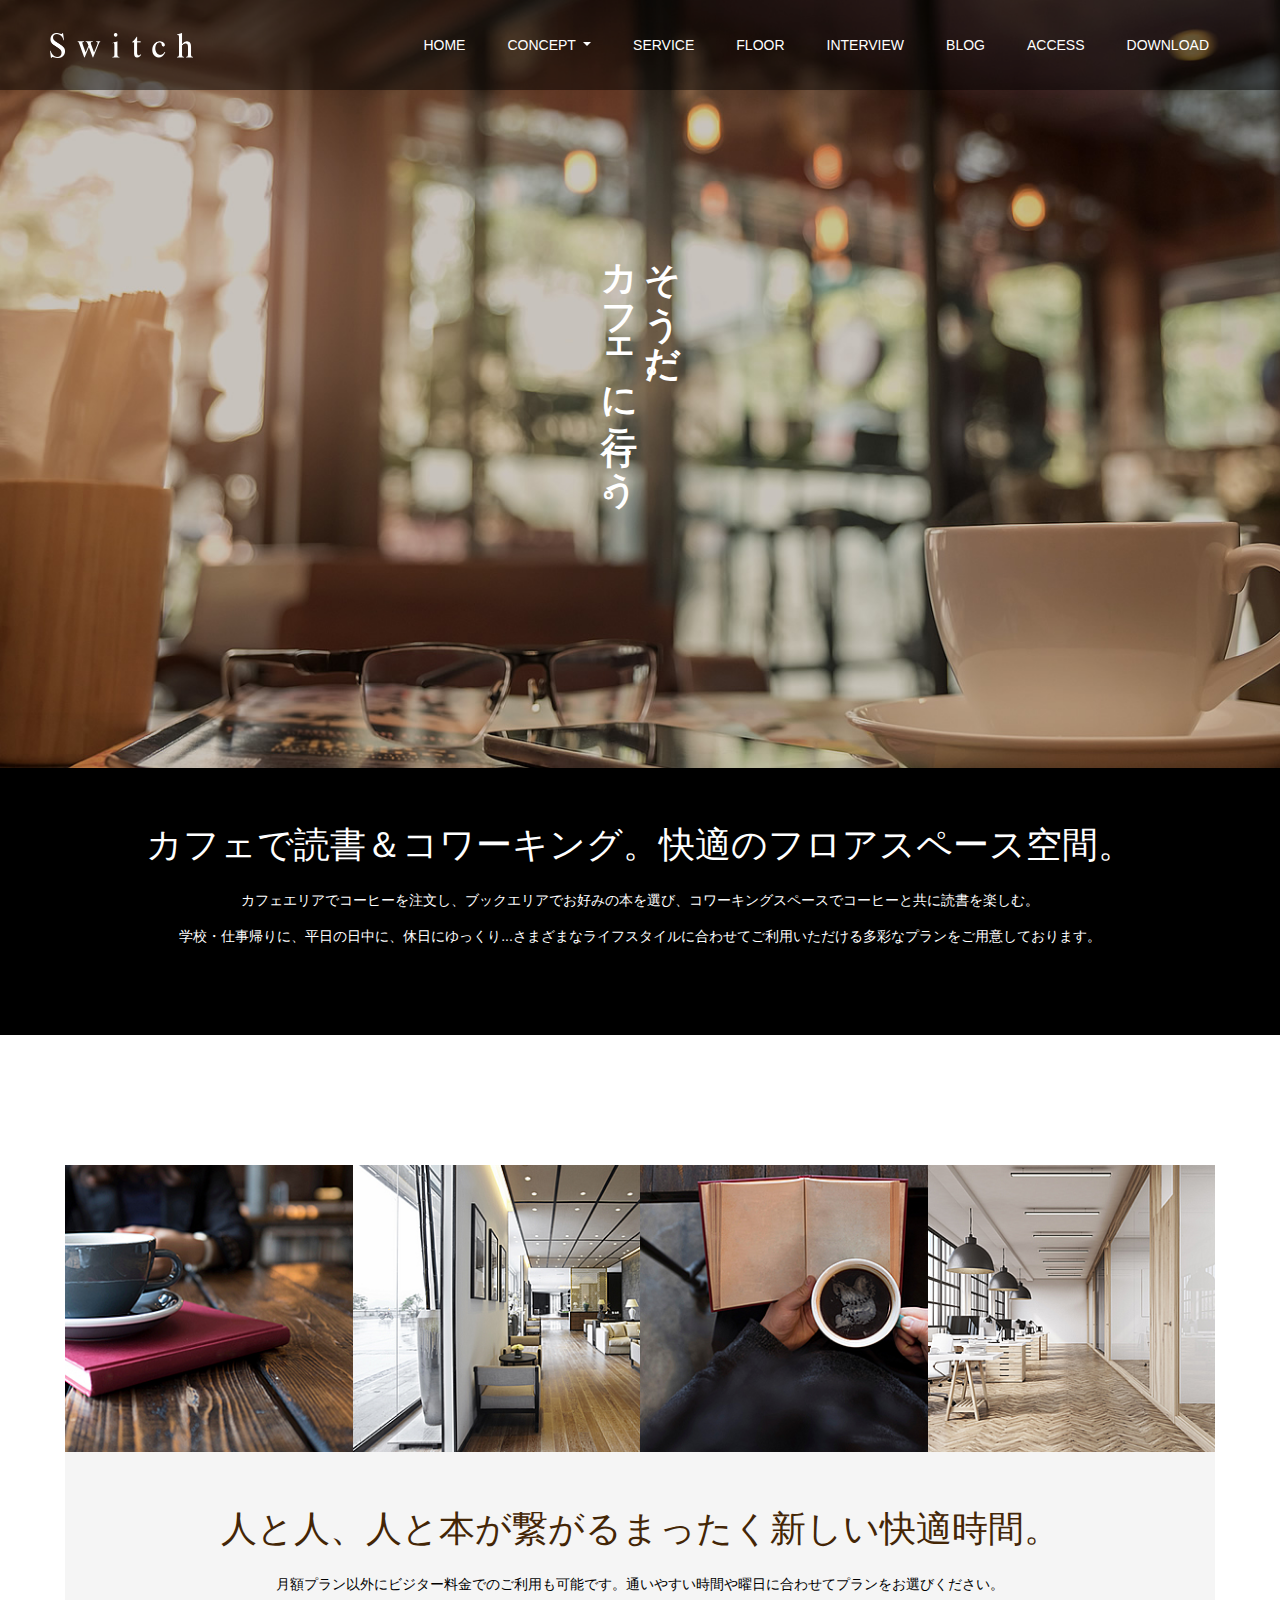
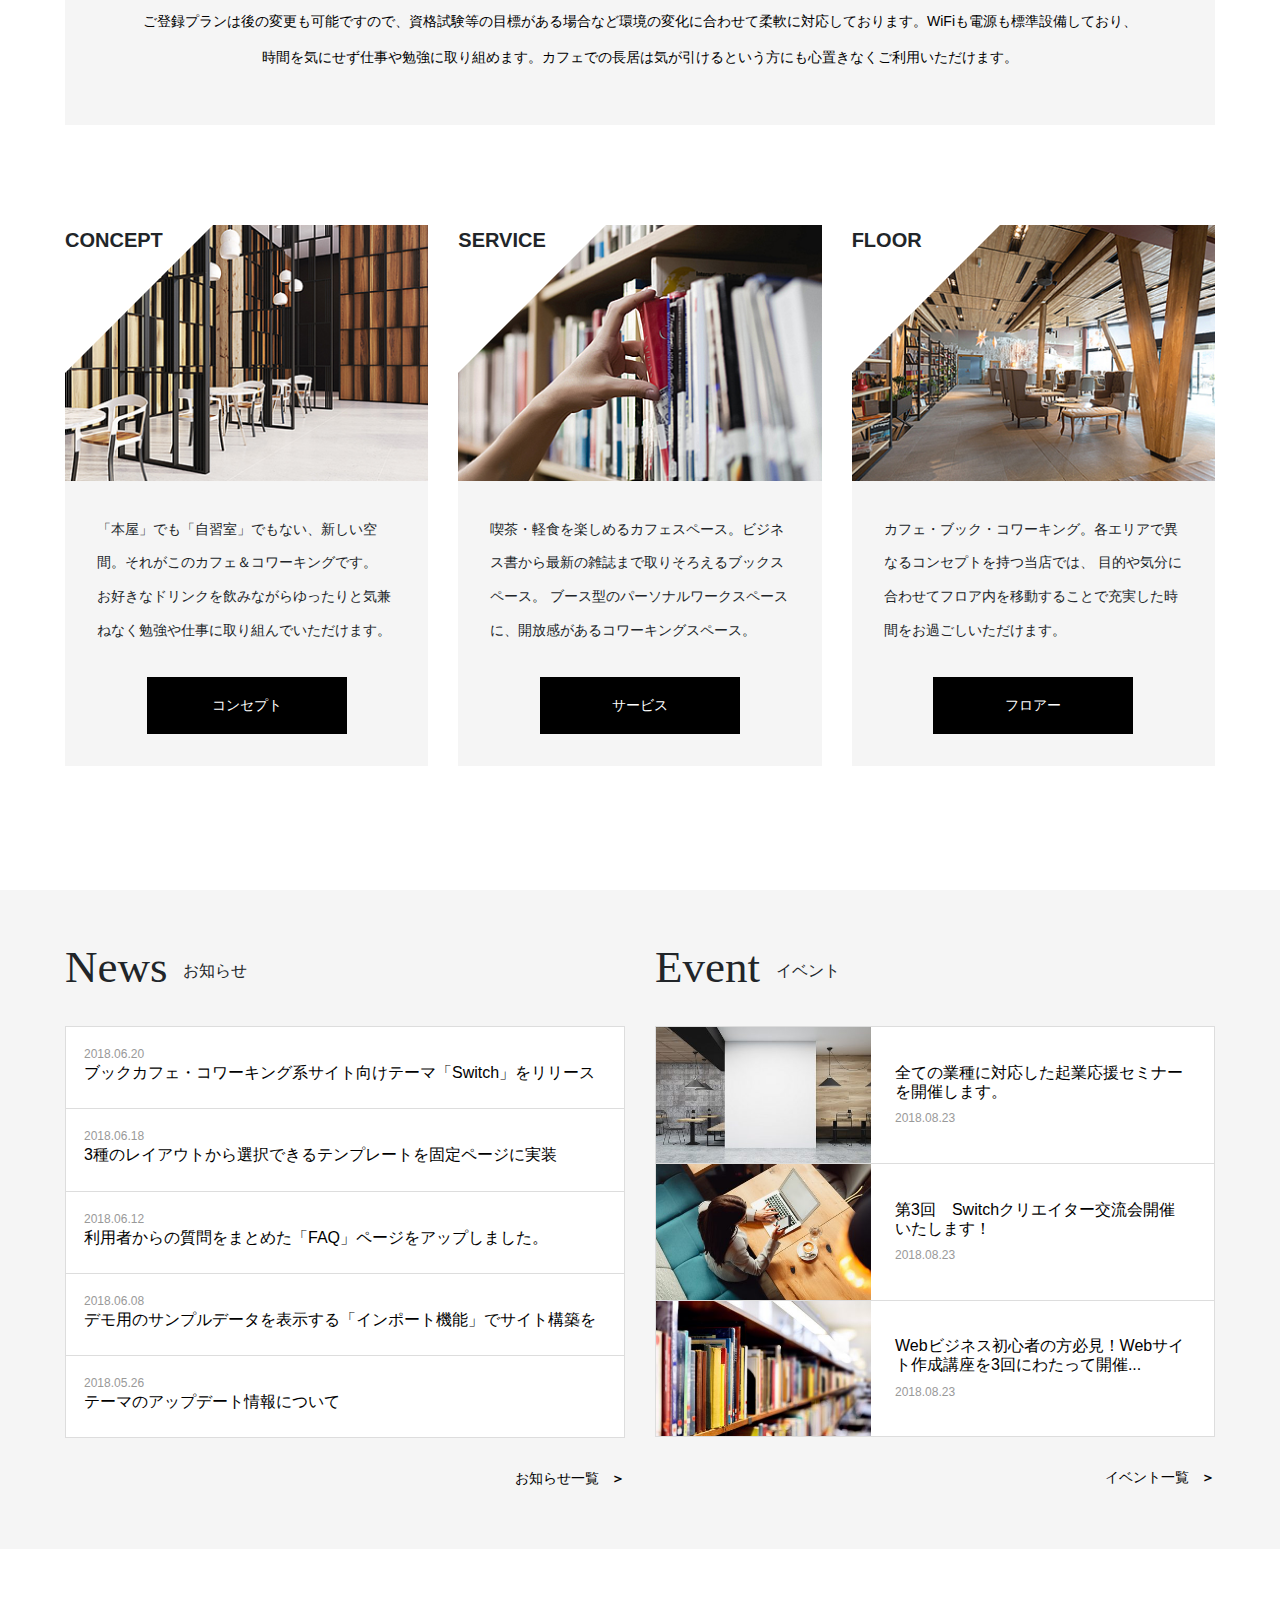
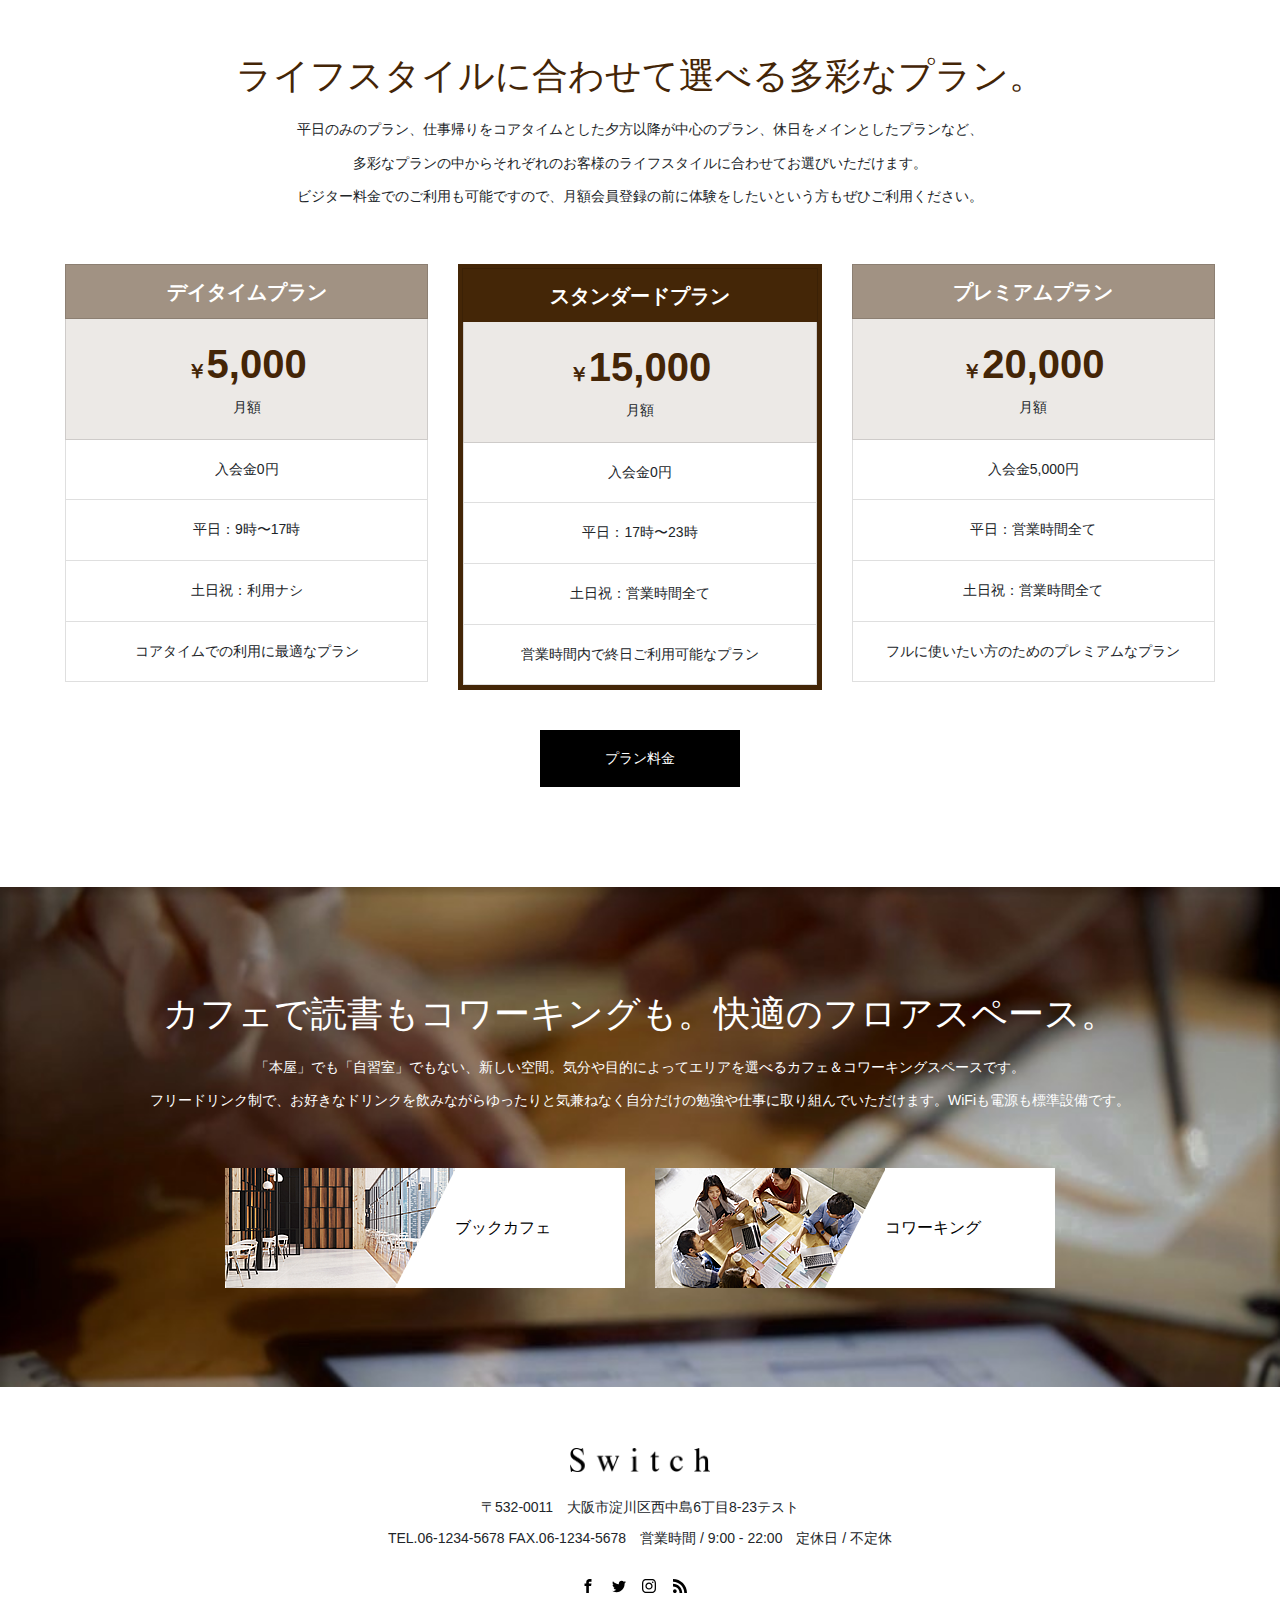
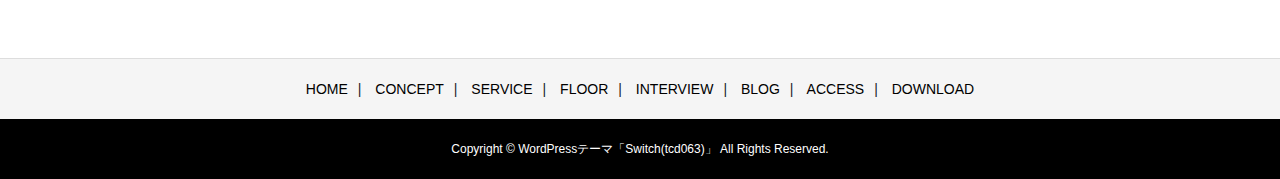
<file: index.html>
<!DOCTYPE html>
<html lang="ja">
  <head>
    <!-- Required meta tags -->
    <meta charset="utf-8" />
    <meta
      name="viewport"
      content="width=device-width, initial-scale=1, shrink-to-fit=no"
    />

    <link
      rel="stylesheet"
      href="https://stackpath.bootstrapcdn.com/bootstrap/4.4.1/css/bootstrap.min.css"
      integrity="sha384-Vkoo8x4CGsO3+Hhxv8T/Q5PaXtkKtu6ug5TOeNV6gBiFeWPGFN9MuhOf23Q9Ifjh"
      crossorigin="anonymous"
    />
    <link rel="stylesheet" href="./style.css" />

    <title>課題</title>
  </head>
  <body>
    <header>
      <nav class="navbar navbar-expand-xl">
        <a class="header-logo" href="#">
          <img src="./img/header_logo.png" />
        </a>
        <button
          class="navbar-toggler"
          type="button"
          data-toggle="collapse"
          aria-expanded="false"
          data-target="#navbar-item"
        >
          <span></span>
          <span></span>
          <span></span>
        </button>
        <div class="collapse navbar-collapse" id="navbar-item">
          <ul class="navbar-nav justify-content-end">
            <li class="nav-item"><a class="nav-link" href="#">HOME</a></li>
            <li class="nav-item dropdown">
              <a
                class="nav-link dropdown-toggle"
                href="#"
                id="navbar-item-dropdown"
                role="button"
                data-toggle="dropdown"
                >CONCEPT
              </a>
              <ul
                class="dropdown-menu p-0"
                aria-labelledby="navbar-item-dropdown"
              >
                <li>
                  <a class="dropdown-item" href="#">ブログアーカイブ</a>
                </li>
                <li>
                  <a class="dropdown-item" href="#">お知らせアーカイブ</a>
                </li>
                <li>
                  <a class="dropdown-item" href="#">イベントアーカイブ</a>
                </li>
                <li>
                  <a class="dropdown-item" href="#">インタビューアーカイブ</a>
                </li>
                <li><a class="dropdown-item" href="#">FAQページ</a></li>
                <li>
                  <a class="dropdown-item" href="#">固定ページ（デフォルト）</a>
                </li>
                <li><a class="dropdown-item" href="#">CONCEPT</a></li>
                <li><a class="dropdown-item" href="#">SERVICE</a></li>
                <li><a class="dropdown-item" href="#">FLOOR</a></li>
                <li><a class="dropdown-item" href="#">ACCESS</a></li>
              </ul>
            </li>
            <li class="nav-item"><a class="nav-link" href="#">SERVICE</a></li>
            <li class="nav-item"><a class="nav-link" href="#">FLOOR</a></li>
            <li class="nav-item">
              <a class="nav-link" href="#">INTERVIEW</a>
            </li>
            <li class="nav-item">
              <a class="nav-link" href="#">BLOG</a>
            </li>
            <li class="nav-item">
              <a class="nav-link" href="#">ACCESS</a>
            </li>
            <li class="nav-item">
              <a class="nav-link" href="#">DOWNLOAD</a>
            </li>
          </ul>
        </div>
      </nav>
    </header>
    <main>
      <section id="top">
        <div class="top-image">
          <h2>そうだ。<br />カフェに行こう。</h2>
        </div>
        <div class="textarea container">
          <h2>カフェで読書＆コワーキング。快適のフロアスペース空間。</h2>
          <p>
            カフェエリアでコーヒーを注文し、ブックエリアでお好みの本を選び、コワーキングスペースでコーヒーと共に読書を楽しむ。
            <br />
            学校・仕事帰りに、平日の日中に、休日にゆっくり...さまざまなライフスタイルに合わせてご利用いただける多彩なプランをご用意しております。
          </p>
        </div>
      </section>
      <section id="info" class="container">
        <div class="info-image">
          <img src="./img/info_img1.jpg" />
          <img src="./img/info_img2.jpg" />
          <img src="./img/info_img3.jpg" />
          <img src="./img/info_img4.jpg" />
        </div>
        <div class="textarea">
          <h2>人と人、人と本が繋がるまったく新しい快適時間。</h2>
          <p>
            月額プラン以外にビジター料金でのご利用も可能です。通いやすい時間や曜日に合わせてプランをお選びください。
            <br />
            ご登録プランは後の変更も可能ですので、資格試験等の目標がある場合など環境の変化に合わせて柔軟に対応しております。WiFiも電源も標準設備しており、
            <br />
            時間を気にせず仕事や勉強に取り組めます。カフェでの長居は気が引けるという方にも心置きなくご利用いただけます。
          </p>
        </div>
      </section>
      <section id="cards" class="container">
        <div class="row row-cols-1 row-cols-md-3">
          <div class="col mb-4">
            <div class="card h-100">
              <img src="./img/card_img1.jpg" />
              <div class="img-overlay">
                <span class="triangle"></span>
                <span class="card-title">CONCEPT</span>
              </div>
              <div class="card-body text-center">
                <p>
                  「本屋」でも「自習室」でもない、新しい空間。それがこのカフェ＆コワーキングです。<br />
                  お好きなドリンクを飲みながらゆったりと気兼ねなく勉強や仕事に取り組んでいただけます。
                </p>
                <a class="btn" href="#">コンセプト</a>
              </div>
            </div>
          </div>
          <div class="col mb-4">
            <div class="card h-100">
              <img src="./img/card_img2.jpg" />
              <div class="img-overlay">
                <span class="triangle"></span>
                <span class="card-title">SERVICE</span>
              </div>
              <div class="card-body text-center">
                <p>
                  喫茶・軽食を楽しめるカフェスペース。ビジネス書から最新の雑誌まで取りそろえるブックスペース。
                  ブース型のパーソナルワークスペースに、開放感があるコワーキングスペース。
                </p>
                <a class="btn" href="#">サービス</a>
              </div>
            </div>
          </div>
          <div class="col mb-4">
            <div class="card h-100">
              <img src="./img/card_img3.jpg" />
              <div class="img-overlay">
                <span class="triangle"></span>
                <span class="card-title">FLOOR</span>
              </div>
              <div class="card-body text-center">
                <p>
                  カフェ・ブック・コワーキング。各エリアで異なるコンセプトを持つ当店では、
                  目的や気分に合わせてフロア内を移動することで充実した時間をお過ごしいただけます。
                </p>
                <a class="btn" href="#">フロアー</a>
              </div>
            </div>
          </div>
        </div>
      </section>
      <section id="news-event">
        <div class="news-event container">
          <div class="row row-cols-1 row-cols-lg-2">
            <div id="news" class="col">
              <div class="news-event-title">
                <h2>News</h2>
                <span>お知らせ</span>
              </div>
              <div class="news-article">
                <article>
                  <a href="#">
                    <time datetime="2018-06-20">2018.06.20</time>
                    <h3>
                      ブックカフェ・コワーキング系サイト向けテーマ「Switch」をリリース
                    </h3>
                  </a>
                </article>
                <article>
                  <a href="#">
                    <time datetime="2018-06-18">2018.06.18</time>
                    <h3>
                      3種のレイアウトから選択できるテンプレートを固定ページに実装
                    </h3>
                  </a>
                </article>
                <article>
                  <a href="#">
                    <time datetime="2018-06-12">2018.06.12</time>
                    <h3>
                      利用者からの質問をまとめた「FAQ」ページをアップしました。
                    </h3>
                  </a>
                </article>
                <article>
                  <a href="#">
                    <time datetime="2018-06-08">2018.06.08</time>
                    <h3>
                      デモ用のサンプルデータを表示する「インポート機能」でサイト構築を
                    </h3>
                  </a>
                </article>
                <article>
                  <a href="#">
                    <time datetime="2018-05-26">2018.05.26</time>
                    <h3>テーマのアップデート情報について</h3>
                  </a>
                </article>
              </div>
              <div class="info-list">
                <a href="#">お知らせ一覧</a>
              </div>
            </div>
            <div id="event" class="col">
              <div class="news-event-title">
                <h2>Event</h2>
                <span>イベント</span>
              </div>
              <div class="event-article">
                <article>
                  <a href="#" class="event-article-link">
                    <div class="event-img-wrap">
                      <img src="./img/event_img1.jpg" />
                    </div>
                    <div class="event-article-text">
                      <h3>
                        全ての業種に対応した起業応援セミナーを開催します。
                      </h3>
                      <time datetime="2018-08-23">2018.08.23</time>
                    </div>
                  </a>
                </article>
                <article>
                  <a href="#" class="event-article-link">
                    <div class="event-img-wrap">
                      <img src="./img/event_img2.jpg" />
                    </div>
                    <div class="event-article-text">
                      <h3>第3回　Switchクリエイター交流会開催いたします！</h3>
                      <time datetime="2018-08-23">2018.08.23</time>
                    </div>
                  </a>
                </article>
                <article>
                  <a href="#" class="event-article-link">
                    <div class="event-img-wrap">
                      <img src="./img/event_img3.jpg" />
                    </div>
                    <div class="event-article-text">
                      <h3>
                        Webビジネス初心者の方必見！Webサイト作成講座を3回にわたって開催...
                      </h3>
                      <time datetime="2018-08-23">2018.08.23</time>
                    </div>
                  </a>
                </article>
              </div>
              <div class="info-list">
                <a href="#">イベント一覧</a>
              </div>
            </div>
          </div>
        </div>
      </section>
      <section id="plan" class="container">
        <div class="plan-textarea">
          <h2>ライフスタイルに合わせて選べる多彩なプラン。</h2>
          <p>
            平日のみのプラン、仕事帰りをコアタイムとした夕方以降が中心のプラン、休日をメインとしたプランなど、<br />
            多彩なプランの中からそれぞれのお客様のライフスタイルに合わせてお選びいただけます。<br />
            ビジター料金でのご利用も可能ですので、月額会員登録の前に体験をしたいという方もぜひご利用ください。
          </p>
        </div>
        <div class="plan-list row row-cols-1 row-cols-md-3">
          <div class="col">
            <ul class="list-group">
              <li class="list-group-item rounded-0">デイタイムプラン</li>
              <li class="list-group-item rounded-0">
                <div class="plan-price-yen">￥<span>5,000</span></div>
                <div>月額</div>
              </li>
              <li class="list-group-item rounded-0">入会金0円</li>
              <li class="list-group-item rounded-0">平日：9時〜17時</li>
              <li class="list-group-item rounded-0">土日祝：利用ナシ</li>
              <li class="list-group-item rounded-0">
                コアタイムでの利用に最適なプラン
              </li>
            </ul>
          </div>
          <div class="col">
            <ul class="list-group plan-list-standard">
              <li class="list-group-item rounded-0">スタンダードプラン</li>
              <li class="list-group-item rounded-0">
                <div class="plan-price-yen">￥<span>15,000</span></div>
                <div>月額</div>
              </li>
              <li class="list-group-item rounded-0">入会金0円</li>
              <li class="list-group-item rounded-0">平日：17時〜23時</li>
              <li class="list-group-item rounded-0">土日祝：営業時間全て</li>
              <li class="list-group-item rounded-0">
                営業時間内で終日ご利用可能なプラン
              </li>
            </ul>
          </div>
          <div class="col">
            <ul class="list-group">
              <li class="list-group-item rounded-0">プレミアムプラン</li>
              <li class="list-group-item rounded-0">
                <div class="plan-price-yen">￥<span>20,000</span></div>
                <div>月額</div>
              </li>
              <li class="list-group-item rounded-0">入会金5,000円</li>
              <li class="list-group-item rounded-0">平日：営業時間全て</li>
              <li class="list-group-item rounded-0">土日祝：営業時間全て</li>
              <li class="list-group-item rounded-0">
                フルに使いたい方のためのプレミアムなプラン
              </li>
            </ul>
          </div>
        </div>
        <div class="plan-btn">
          <a class="btn" href="#">プラン料金</a>
        </div>
      </section>
      <section id="cafe">
        <div class="cafe-textarea">
          <h2>カフェで読書もコワーキングも。快適のフロアスペース。</h2>
          <p>
            「本屋」でも「自習室」でもない、新しい空間。気分や目的によってエリアを選べるカフェ＆コワーキングスペースです。<br />
            フリードリンク制で、お好きなドリンクを飲みながらゆったりと気兼ねなく自分だけの勉強や仕事に取り組んでいただけます。WiFiも電源も標準設備です。
          </p>
          <ul>
            <li>
              <a class="cafe-img-wrap" href="#">
                <img src="img/cafe_img_left.png" />
                <span>ブックカフェ</span>
              </a>
            </li>
            <li>
              <a class="cafe-img-wrap" href="#">
                <img src="img/cafe_img_right.png" />
                <span>コワーキング</span>
              </a>
            </li>
          </ul>
        </div>
      </section>
    </main>
    <footer>
      <div class="textarea">
        <div class="footer-logo">
          <a href="#">
            <img src="img/footer_logo.png" />
          </a>
        </div>
        <p>
          〒532-0011　大阪市淀川区西中島6丁目8-23テスト<br />
          TEL.06-1234-5678 FAX.06-1234-5678　営業時間 / 9:00 - 22:00　定休日 /
          不定休
        </p>
        <ul class="footer-social-nav">
          <li>
            <a href="#">
              <svg
                version="1.1"
                xmlns="http://www.w3.org/2000/svg"
                viewBox="0 0 32 32"
              >
                <title>facebook</title>
                <path
                  d="M19 6h5v-6h-5c-3.86 0-7 3.14-7 7v3h-4v6h4v16h6v-16h5l1-6h-6v-3c0-0.542 0.458-1 1-1z"
                ></path>
              </svg>
            </a>
          </li>
          <li>
            <a href="#">
              <svg
                version="1.1"
                xmlns="http://www.w3.org/2000/svg"
                viewBox="0 0 512 512"
              >
                <title>twitter</title>
                <g id="icomoon-ignore"></g>
                <path
                  d="M512 113.2c-18.8 8.4-39.1 14-60.3 16.5 21.7-13 38.3-33.6 46.2-58.1-20.3 12-42.8 20.8-66.7 25.5-19.2-20.4-46.5-33.1-76.7-33.1-58 0-105 47-105 105 0 8.2 0.9 16.2 2.7 23.9-87.3-4.4-164.7-46.2-216.5-109.8-9 15.5-14.2 33.6-14.2 52.8 0 36.4 18.5 68.6 46.7 87.4-17.2-0.5-33.4-5.3-47.6-13.1 0 0.4 0 0.9 0 1.3 0 50.9 36.2 93.4 84.3 103-8.8 2.4-18.1 3.7-27.7 3.7-6.8 0-13.3-0.7-19.8-1.9 13.4 41.7 52.2 72.1 98.1 73-36 28.2-81.2 45-130.5 45-8.5 0-16.8-0.5-25.1-1.5 46.6 29.9 101.8 47.2 161.1 47.2 193.2 0 298.9-160.1 298.9-298.9 0-4.6-0.1-9.1-0.3-13.6 20.5-14.7 38.3-33.2 52.4-54.3z"
                ></path>
              </svg>
            </a>
          </li>
          <li>
            <a href="#">
              <svg
                version="1.1"
                xmlns="http://www.w3.org/2000/svg"
                viewBox="0 0 32 32"
              >
                <title>instagram</title>
                <g id="icomoon-ignore"></g>
                <path
                  d="M16 2.881c4.275 0 4.781 0.019 6.462 0.094 1.563 0.069 2.406 0.331 2.969 0.55 0.744 0.288 1.281 0.638 1.837 1.194 0.563 0.563 0.906 1.094 1.2 1.838 0.219 0.563 0.481 1.412 0.55 2.969 0.075 1.688 0.094 2.194 0.094 6.463s-0.019 4.781-0.094 6.463c-0.069 1.563-0.331 2.406-0.55 2.969-0.288 0.744-0.637 1.281-1.194 1.837-0.563 0.563-1.094 0.906-1.837 1.2-0.563 0.219-1.413 0.481-2.969 0.55-1.688 0.075-2.194 0.094-6.463 0.094s-4.781-0.019-6.463-0.094c-1.563-0.069-2.406-0.331-2.969-0.55-0.744-0.288-1.281-0.637-1.838-1.194-0.563-0.563-0.906-1.094-1.2-1.837-0.219-0.563-0.481-1.413-0.55-2.969-0.075-1.688-0.094-2.194-0.094-6.463s0.019-4.781 0.094-6.463c0.069-1.563 0.331-2.406 0.55-2.969 0.288-0.744 0.638-1.281 1.194-1.838 0.563-0.563 1.094-0.906 1.838-1.2 0.563-0.219 1.412-0.481 2.969-0.55 1.681-0.075 2.188-0.094 6.463-0.094zM16 0c-4.344 0-4.887 0.019-6.594 0.094-1.7 0.075-2.869 0.35-3.881 0.744-1.056 0.412-1.95 0.956-2.837 1.85-0.894 0.888-1.438 1.781-1.85 2.831-0.394 1.019-0.669 2.181-0.744 3.881-0.075 1.713-0.094 2.256-0.094 6.6s0.019 4.887 0.094 6.594c0.075 1.7 0.35 2.869 0.744 3.881 0.413 1.056 0.956 1.95 1.85 2.837 0.887 0.887 1.781 1.438 2.831 1.844 1.019 0.394 2.181 0.669 3.881 0.744 1.706 0.075 2.25 0.094 6.594 0.094s4.888-0.019 6.594-0.094c1.7-0.075 2.869-0.35 3.881-0.744 1.050-0.406 1.944-0.956 2.831-1.844s1.438-1.781 1.844-2.831c0.394-1.019 0.669-2.181 0.744-3.881 0.075-1.706 0.094-2.25 0.094-6.594s-0.019-4.887-0.094-6.594c-0.075-1.7-0.35-2.869-0.744-3.881-0.394-1.063-0.938-1.956-1.831-2.844-0.887-0.887-1.781-1.438-2.831-1.844-1.019-0.394-2.181-0.669-3.881-0.744-1.712-0.081-2.256-0.1-6.6-0.1v0z"
                ></path>
                <path
                  d="M16 7.781c-4.537 0-8.219 3.681-8.219 8.219s3.681 8.219 8.219 8.219 8.219-3.681 8.219-8.219c0-4.537-3.681-8.219-8.219-8.219zM16 21.331c-2.944 0-5.331-2.387-5.331-5.331s2.387-5.331 5.331-5.331c2.944 0 5.331 2.387 5.331 5.331s-2.387 5.331-5.331 5.331z"
                ></path>
                <path
                  d="M26.462 7.456c0 1.060-0.859 1.919-1.919 1.919s-1.919-0.859-1.919-1.919c0-1.060 0.859-1.919 1.919-1.919s1.919 0.859 1.919 1.919z"
                ></path>
              </svg>
            </a>
          </li>
          <li>
            <a href="#">
              <svg
                version="1.1"
                xmlns="http://www.w3.org/2000/svg"
                viewBox="0 0 512 512"
              >
                <title>feed</title>
                <g id="icomoon-ignore"></g>
                <path
                  d="M68.147 375.465c-37.598 0-68.146 30.667-68.146 68.038 0 37.577 30.55 67.901 68.146 67.901 37.733 0 68.247-30.324 68.247-67.901-0.001-37.371-30.512-68.038-68.247-68.038zM0.078 173.965v98.129c63.892 0 123.979 24.986 169.229 70.256 45.192 45.159 70.141 105.518 70.141 169.65h98.561c-0.001-186.41-151.641-338.035-337.931-338.035zM0.194 0v98.178c227.891 0 413.378 185.667 413.378 413.822h98.428c0-282.235-229.627-512-511.806-512z"
                ></path>
              </svg>
            </a>
          </li>
        </ul>
      </div>
      <ul class="footer-menu">
        <li class="footer-menu-item"><a href="#"> HOME</a></li>
        <li class="footer-menu-item"><a href="#"> CONCEPT</a></li>
        <li class="footer-menu-item"><a href="#"> SERVICE</a></li>
        <li class="footer-menu-item"><a href="#"> FLOOR</a></li>
        <li class="footer-menu-item"><a href="#"> INTERVIEW</a></li>
        <li class="footer-menu-item"><a href="#"> BLOG</a></li>
        <li class="footer-menu-item"><a href="#"> ACCESS</a></li>
        <li class="footer-menu-item"><a href="#"> DOWNLOAD</a></li>
      </ul>
      <div class="footer-copyright">
        Copyright © WordPressテーマ「Switch(tcd063)」 All Rights Reserved.
      </div>
    </footer>

    <!-- Optional JavaScript -->
    <!-- jQuery first, then Popper.js, then Bootstrap JS -->
    <script
      src="https://code.jquery.com/jquery-3.4.1.slim.min.js"
      integrity="sha384-J6qa4849blE2+poT4WnyKhv5vZF5SrPo0iEjwBvKU7imGFAV0wwj1yYfoRSJoZ+n"
      crossorigin="anonymous"
    ></script>
    <script
      src="https://cdn.jsdelivr.net/npm/popper.js@1.16.0/dist/umd/popper.min.js"
      integrity="sha384-Q6E9RHvbIyZFJoft+2mJbHaEWldlvI9IOYy5n3zV9zzTtmI3UksdQRVvoxMfooAo"
      crossorigin="anonymous"
    ></script>
    <script
      src="https://stackpath.bootstrapcdn.com/bootstrap/4.4.1/js/bootstrap.min.js"
      integrity="sha384-wfSDF2E50Y2D1uUdj0O3uMBJnjuUD4Ih7YwaYd1iqfktj0Uod8GCExl3Og8ifwB6"
      crossorigin="anonymous"
    ></script>
  </body>
</html>
</file>
<file: style.css>
/* --------> common */

body {
  font-family: "Segoe UI", Verdana, "游ゴシック", YuGothic,
    "Hiragino Kaku Gothic ProN", Meiryo, sans-serif;
}

button:focus {
  outline: none;
}

section {
  margin-bottom: 100px;
}

ul {
  padding-left: 0;
}

li {
  list-style: none;
}

.textarea {
  text-align: center;
}

.textarea h2 {
  font-family: "Times New Roman", "游明朝", "Yu Mincho", "游明朝体", "YuMincho",
    "ヒラギノ明朝 Pro W3", "Hiragino Mincho Pro", "HiraMinProN-W3", "HGS明朝E",
    "ＭＳ Ｐ明朝", "MS PMincho", serif;
  font-size: 36px;
  margin-bottom: 10px;
  line-height: 1.5;
}

.textarea p {
  font-size: 14px;
  line-height: 2.6;
  margin-bottom: 0;
}

.btn {
  background-color: #000;
  color: #fff;
  border-radius: 0;
  line-height: 55px;
  padding: 0 15px;
  min-width: 200px;
  font-size: 14px;
}

.btn:hover {
  background-color: #442602;
  color: #fff;
}

.container {
  max-width: 1180px;
}

/* <-------- common */

/* --------> header */

header {
  background-color: rgba(0, 0, 0, 0.5);
  position: absolute;
  top: 0;
  right: 0;
  width: 100%;
}

header .navbar {
  height: 100%;
  padding: 0;
  max-width: 1180px;
  height: 90px;
  margin: 0 auto;
}

header .navbar-nav {
  width: 100%;
}

header .navbar .nav-item .nav-link {
  padding: 0 21px;
  font-size: 14px;
  color: #fff;
}

header .navbar .nav-item .nav-link:hover {
  color: #999;
}

header .header-logo img {
  width: 50%;
}

header .dropdown-menu {
  background-color: #000;
  margin-top: 33px;
  border-radius: 0;
  width: 220px;
}

header .dropdown-item {
  color: #fff;
  font-size: 14px;
  line-height: 3;
  transition: 0.2s;
}

header .dropdown-item:hover {
  background-color: #442602;
  color: #fff;
}

header .navbar-toggler span {
  background-color: #fff;
  border-radius: 20%;
  display: block;
  width: 16px;
  height: 3px;
  margin: 2px;
}

/* <-------- header */

/* --------> main */

#top {
  background-color: #000;
}

#top .top-image {
  background: url(./img/top-1.JPG) top left / cover;
  height: 60vw;
  display: flex;
  justify-content: center;
  align-items: center;
}

#top .top-image h2 {
  color: #fff;
  font-size: 36px;
  font-family: "Times New Roman", "游明朝", "Yu Mincho", "游明朝体", "YuMincho",
    "ヒラギノ明朝 Pro W3", "Hiragino Mincho Pro", "HiraMinProN-W3", "HGS明朝E",
    "ＭＳ Ｐ明朝", "MS PMincho", serif;
  font-weight: 700;
  writing-mode: vertical-rl;
}

#top .textarea {
  padding: 50px 0 80px;
  margin-bottom: 30px;
  color: #fff;
}

#info .info-image {
  display: flex;
  align-items: flex-start;
  padding-top: 30px;
}

#info .info-image img {
  width: 25%;
}

#info .textarea {
  padding: 50px 20px;
  background: #f5f5f5;
  color: #000;
}

#info .textarea h2 {
  color: #442606;
}

#cards .card {
  background-color: #f5f5f5;
  border: none;
  border-radius: 0;
}

#cards .img-overlay {
  position: absolute;
  top: 0;
  left: 0;
}

#cards .card-title {
  font-size: 20px;
  font-weight: 700;
  position: absolute;
  z-index: 10;
}

#cards .card-body {
  padding: 2rem;
}

#cards .triangle {
  width: 160px;
  height: 160px;
}

#cards .triangle::after {
  content: "";
  top: -1px;
  left: -1px;
  border-bottom: 150px solid transparent;
  border-left: 150px solid #fff;
  position: absolute;
  z-index: 1;
}

#cards p {
  margin-bottom: 30px;
  font-size: 14px;
  line-height: 2.4;
  text-align: left;
}

#news-event {
  background-color: #f5f5f5;
  padding: 50px 0 60px;
}

#news-event .news-event-title {
  display: flex;
  align-items: center;
  margin-bottom: 25px;
}

#news-event h2 {
  font-family: "Times New Roman", "游明朝", "Yu Mincho", "游明朝体", "YuMincho",
    "ヒラギノ明朝 Pro W3", "Hiragino Mincho Pro", "HiraMinProN-W3", "HGS明朝E",
    "ＭＳ Ｐ明朝", "MS PMincho", serif;
  font-size: 45px;
}

#news-event span {
  margin-left: 16px;
}

#news-event a {
  color: #000;
  text-decoration: none;
}

#news article {
  padding: 18px;
  border: 1px solid #ddd;
  background-color: #fff;
  margin-top: -1px;
}

#news time {
  color: #999;
  font-size: 12px;
  display: block;
}

#news-event h3 {
  font-size: 16px;
  font-weight: 400;
}

#news h3 {
  overflow: hidden;
  text-overflow: ellipsis;
  white-space: nowrap;
}

#news-event .news-article {
  margin-bottom: 30px;
}

#news-event .news-article a:hover {
  color: #442602;
}

#news-event .event-article {
  margin-bottom: 30px;
}

#event article {
  border: 1px solid #ddd;
  background-color: #fff;
  margin-top: -1px;
}

#event .event-article-text {
  padding: 0 25px;
  flex: 1;
  display: flex;
  flex-direction: column;
  justify-content: center;
}

#event .event-img-wrap {
  width: 216px;
  overflow: hidden;
  margin: -1px;
}

#event img {
  width: 100%;
  height: 100%;
  display: block;
  transition-duration: 0.5s;
}

#event a:hover .event-img-wrap img {
  transform: scale(1.2);
}

#event .event-article-link {
  display: flex;
  overflow: hidden;
}

#event time {
  color: #999;
  font-size: 12px;
}

#news-event .info-list {
  text-align: right;
  font-size: 14px;
}

#news-event .info-list a::after {
  content: "＞";
  margin-left: 12px;
  font-weight: 700;
}

#news-event .info-list a:hover,
a:hover::after {
  color: #999;
  transition: 0.2s;
  transition-timing-function: ease;
}

#plan .plan-textarea h2 {
  font-family: "Times New Roman", "游明朝", "Yu Mincho", "游明朝体", "YuMincho",
    "ヒラギノ明朝 Pro W3", "Hiragino Mincho Pro", "HiraMinProN-W3", "HGS明朝E",
    "ＭＳ Ｐ明朝", "MS PMincho", serif;
  color: #442506;
  margin-bottom: 10px;
  font-size: 36px;
  line-height: 1.5;
  text-align: center;
}

#plan .plan-textarea p {
  margin-bottom: 50px;
  font-size: 14px;
  line-height: 2.4;
  text-align: center;
}

#plan ul li {
  text-align: center;
  padding: 20px 10px;
  font-size: 14px;
  line-height: 1.4;
}

#plan ul li:nth-child(1) {
  background: #a19283;
  height: 55px;
  color: #fff;
  font-size: 20px;
  font-weight: 700;
  line-height: 15px;
}

#plan .plan-price-yen {
  color: #442506;
  margin-bottom: 16px;
  font-family: Arial, "Hiragino Kaku Gothic ProN", "ヒラギノ角ゴ ProN W3",
    "メイリオ", Meiryo, sans-serif;
  font-size: 20px;
  font-weight: 700;
}

#plan .plan-price-yen span {
  font-size: 40px;
}

#plan .plan-list-standard {
  border: 5px solid #442607;
}

#plan .plan-list-standard li:nth-child(1) {
  background: #442607;
  margin: -1px -1px;
}

#plan ul li:nth-child(2) {
  background: #ece9e6;
  padding: 25px 0;
  line-height: 1;
}

#plan .plan-btn {
  margin-top: 40px;
  text-align: center;
}

#cafe {
  background: url(./img/cafe-1.JPG) top / cover no-repeat;
  height: 500px;
  margin-bottom: 0;
}

#cafe .cafe-textarea {
  display: flex;
  flex-direction: column;
  align-items: center;
  justify-content: center;
  height: 100%;
  width: 90%;
  margin: 0 auto;
}

#cafe .cafe-textarea h2 {
  font-family: "Times New Roman", "游明朝", "Yu Mincho", "游明朝体", "YuMincho",
    "ヒラギノ明朝 Pro W3", "Hiragino Mincho Pro", "HiraMinProN-W3", "HGS明朝E",
    "ＭＳ Ｐ明朝", "MS PMincho", serif;
  color: #fff;
  margin-bottom: 10px;
  font-size: 36px;
  line-height: 1.5;
  text-align: center;
}

#cafe .cafe-textarea p {
  margin-bottom: 50px;
  color: #fff;
  font-size: 14px;
  line-height: 2.4;
  text-align: center;
}

#cafe .cafe-textarea ul {
  margin-bottom: 0;
  display: flex;
}

#cafe .cafe-textarea ul li {
  margin: 0 15px;
  position: relative;
  width: 400px;
  height: 120px;
}

#cafe .cafe-textarea ul li a {
  overflow: hidden;
  color: #000;
  text-decoration: none;
  display: block;
}

#cafe .cafe-textarea ul li a span {
  z-index: 1;
  position: absolute;
  top: 0;
  right: 0;
  width: 170px;
  height: 120px;
  background: #fff;
  font-size: 16px;
  line-height: 120px;
}

#cafe .cafe-textarea ul li a span::before {
  z-index: 1;
  position: absolute;
  top: 0;
  left: -120px;
  width: 0;
  height: 0;
  border-width: 120px 61px 0 60px;
  border-style: solid;
  border-color: transparent #fff #fff transparent;
  content: "";
}

#cafe a:hover img {
  transform: scale(1.2);
}

#cafe img {
  display: block;
  transition-duration: 0.5s;
  overflow: hidden;
}

/* <-------- main */

/* --------> footer */

footer .textarea {
  padding: 60px 0;
  text-align: center;
}

footer .footer-logo {
  margin-bottom: 20px;
}

footer .footer-logo img {
  width: 140px;
}

footer .textarea p {
  margin-bottom: 20px;
  font-size: 14px;
  line-height: 2.2;
}

footer .footer-social-nav {
  margin-bottom: 0;
}

footer .footer-social-nav li {
  display: inline;
  margin-right: 12px;
}

footer .footer-social-nav li a {
  text-decoration: none;
}

footer .footer-social-nav li a svg {
  width: 14px;
}

footer .footer-social-nav li a:hover svg {
  fill: #999;
  color: #fff;
}

footer .footer-menu {
  display: flex;
  font-size: 14px;
  line-height: 60px;
  text-align: center;
  justify-content: center;
  margin-bottom: 0;
  background: #f5f5f5;
  border-top: 1px solid #ddd;
}

footer .footer-menu li + li::before {
  margin: 0 10px;
  content: "|";
}

footer .footer-menu-item a {
  text-decoration: none;
  color: #000;
}

footer .footer-menu-item a:hover {
  color: #442602;
}

footer .footer-copyright {
  background-color: #000;
  height: 60px;
  color: #fff;
  font-size: 12px;
  line-height: 60px;
  text-align: center;
}

/* <-------- footer */

@media (max-width: 1199px) {
  .btn {
    min-width: 150px;
  }

  header {
    background-color: #000;
    position: static;
  }

  header .navbar {
    width: 100%;
    height: 60px;
  }

  header .header-logo {
    padding: 0 40px;
  }

  header .navbar-nav {
    background-color: #000;
  }

  header .navbar .navbar-nav .nav-link {
    padding: 0 40px;
    font-size: 13px;
    line-height: 50px;
  }

  header .navbar .navbar-nav .nav-link:hover {
    color: #fff;
  }

  header .dropdown-menu {
    margin-top: 0;
  }

  header .navbar .dropdown-item {
    margin-left: 32px;
    height: 50px;
    font-size: 13px;
  }

  header .dropdown-item:hover {
    background-color: #000;
  }

  header .navbar-toggler {
    height: 60px;
  }

  header .navbar-toggler-icon {
    width: 1em;
    height: 1em;
  }
}

@media (max-width: 991px) {
  #cafe {
    height: auto;
  }

  #cafe .cafe-textarea {
    padding: 55px 0 50px;
  }

  #cafe .cafe-textarea h2 {
    font-size: 28px;
  }

  #cafe .cafe-textarea p {
    margin-bottom: 17px;
    line-height: 2;
  }
}

@media (max-width: 900px) {
  #cafe .cafe-textarea ul {
    display: block;
    width: 100%;
  }

  #cafe .cafe-textarea ul li {
    margin: 0 auto;
  }

  #cafe .cafe-textarea ul li:nth-child(1) {
    margin-bottom: 25px;
  }
}

@media (max-width: 767px) {
  section {
    margin-bottom: 40px;
  }

  .btn {
    line-height: 45px;
    min-width: 180px;
    font-size: 12px;
  }

  header .header-logo {
    padding-left: 20px;
  }

  header .header-logo img {
    width: 110px;
  }

  header .navbar .navbar-nav .nav-link {
    padding: 0 20px;
  }

  header .navbar .dropdown-item {
    margin-left: 30px;
  }

  #top .top-image {
    height: 360px;
  }

  #top .top-image h2 {
    font-size: 20px;
  }

  #top .textarea {
    padding: 32px 0;
    margin-bottom: 40px;
  }

  #top .textarea h2 {
    font-size: 20px;
    padding: 0 20px;
  }

  #top .textarea p {
    line-height: 2;
    padding: 0 20px;
  }

  #info .info-image {
    flex-wrap: wrap;
    padding-top: 0;
  }

  #info .info-image img {
    width: 50%;
  }

  #info .textarea {
    padding: 35px 25px;
    margin-bottom: 40px;
  }

  #info .textarea h2 {
    font-size: 20px;
  }

  #info .textarea p {
    line-height: 2;
  }

  #news-event h2 {
    font-size: 22px;
    margin-bottom: 0;
  }

  #news-event h3 {
    overflow: visible;
    font-size: 14px;
    line-height: 1.8;
    margin-bottom: 6px;
    text-overflow: clip;
    white-space: normal;
  }

  #news-event time {
    font-size: 10px;
  }

  #news {
    margin-bottom: 35px;
  }

  #event .event-img-wrap {
    display: none;
  }

  #event .event-article-text {
    padding: 10px 20px 15px;
  }

  #plan .plan-textarea h2 {
    font-size: 20px;
  }

  #plan .plan-textarea p {
    margin-bottom: 35px;
    line-height: 2;
  }

  #plan ul {
    margin-bottom: 25px;
  }

  #plan ul li {
    padding: 12px 10px;
  }

  #plan ul li:nth-child(1) {
    height: 45px;
    font-size: 16px;
    line-height: 20px;
  }

  #plan ul li:nth-child(2) {
    padding: 15px 0;
  }

  #plan .plan-btn {
    margin-top: 0;
  }

  #cafe .cafe-textarea h2 {
    font-size: 20px;
  }

  footer .textarea {
    padding: 40px 0;
    margin: 0 auto;
    width: 90%;
  }

  footer .textarea p {
    margin-bottom: 10px;
  }

  footer .footer-logo {
    margin-bottom: 10px;
  }

  footer .footer-logo img {
    width: 110px;
  }

  footer .footer-menu {
    flex-wrap: wrap;
    padding: 30px 20px;
  }

  footer .footer-menu li {
    width: 50%;
    line-height: 2.4;
    text-align: left;
  }

  footer .footer-menu li + li::before {
    content: none;
  }
}

@media (max-width: 500px) {
  #cafe .cafe-textarea ul li {
    width: 100%;
  }
}
</file>
